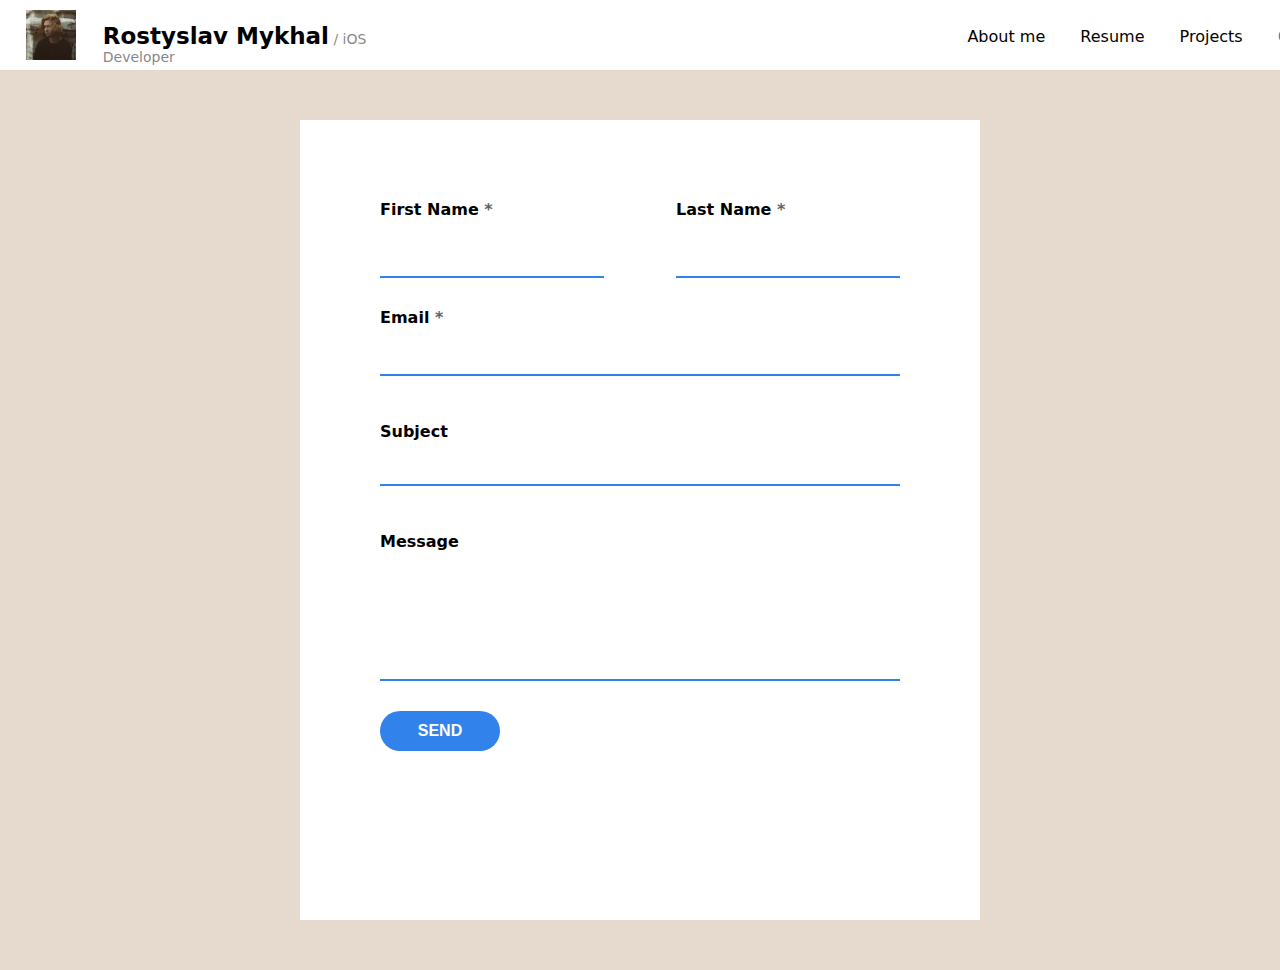
<file: contact.html>
<!DOCTYPE html>
<html lang="en">
<head>
    <meta charset="UTF-8">
    <meta name="viewport" content="width=device-width, initial-scale=1.0">
    <title>Rostyslav Mykhal || Personal CV</title>
    <link rel="stylesheet" href="./Css/header.css">
    <link rel="stylesheet" href="./Css/contact.css">
    <script src="./Js/headerContact.js"></script>

</head>
<body>
<div class="header">
    <div class="logoSection">
        <div class="logoDiv">
            <img src="Assets/433261.JPEG" class="myLogo">
        </div>
        <div class="initialsDiv">
            <p class="initials-p"><span class="name">Rostyslav Mykhal</span> / iOS Developer</p>
        </div>


    </div>
    <div class="linkSection">
        <div class="linksList">
            <ul class="navigationLinks">
                <li class="linksItem"><a href="index.html" class="linkAbout">About me</a></li>
                <li class="linksItem"><a href="resume.html" class="linkResume">Resume</a></li>
                <li class="linksItem"><a href="projects.html" class="linkProjects">Projects</a></li>
                <li class="linksItem"><a href="#" class="active">Contact</a></li>
            </ul>
        </div>

    </div>


</div>
<!-- Main UI -->
<div class="container">
    <div class="form">
        <div class="fullName">
            <div class="firstName">
                <div class="required">First Name</div>
                <input type="text" class="inputForFirstName">
            </div>
            <div class="lastName">
                <div class="required">Last Name</div>
                <input type="text" class="inputForLastName">
            </div>
        </div>
        <div class="email">
            <div class="required">Email</div>
            <input type="text" class="inputForEmail">
        </div>
        <div class="subject">
            <p>Subject</p>
            <input type="text" class="inputForSubject">
        </div>
        <div class="message">
            <p>Message</p>
            <input type="text" class="inputForMessage">
        </div>
        <div class="buttonWithText">
            <button>SEND</button>
            
        </div>
    </div>
</div>
</body>
</html>
</file>
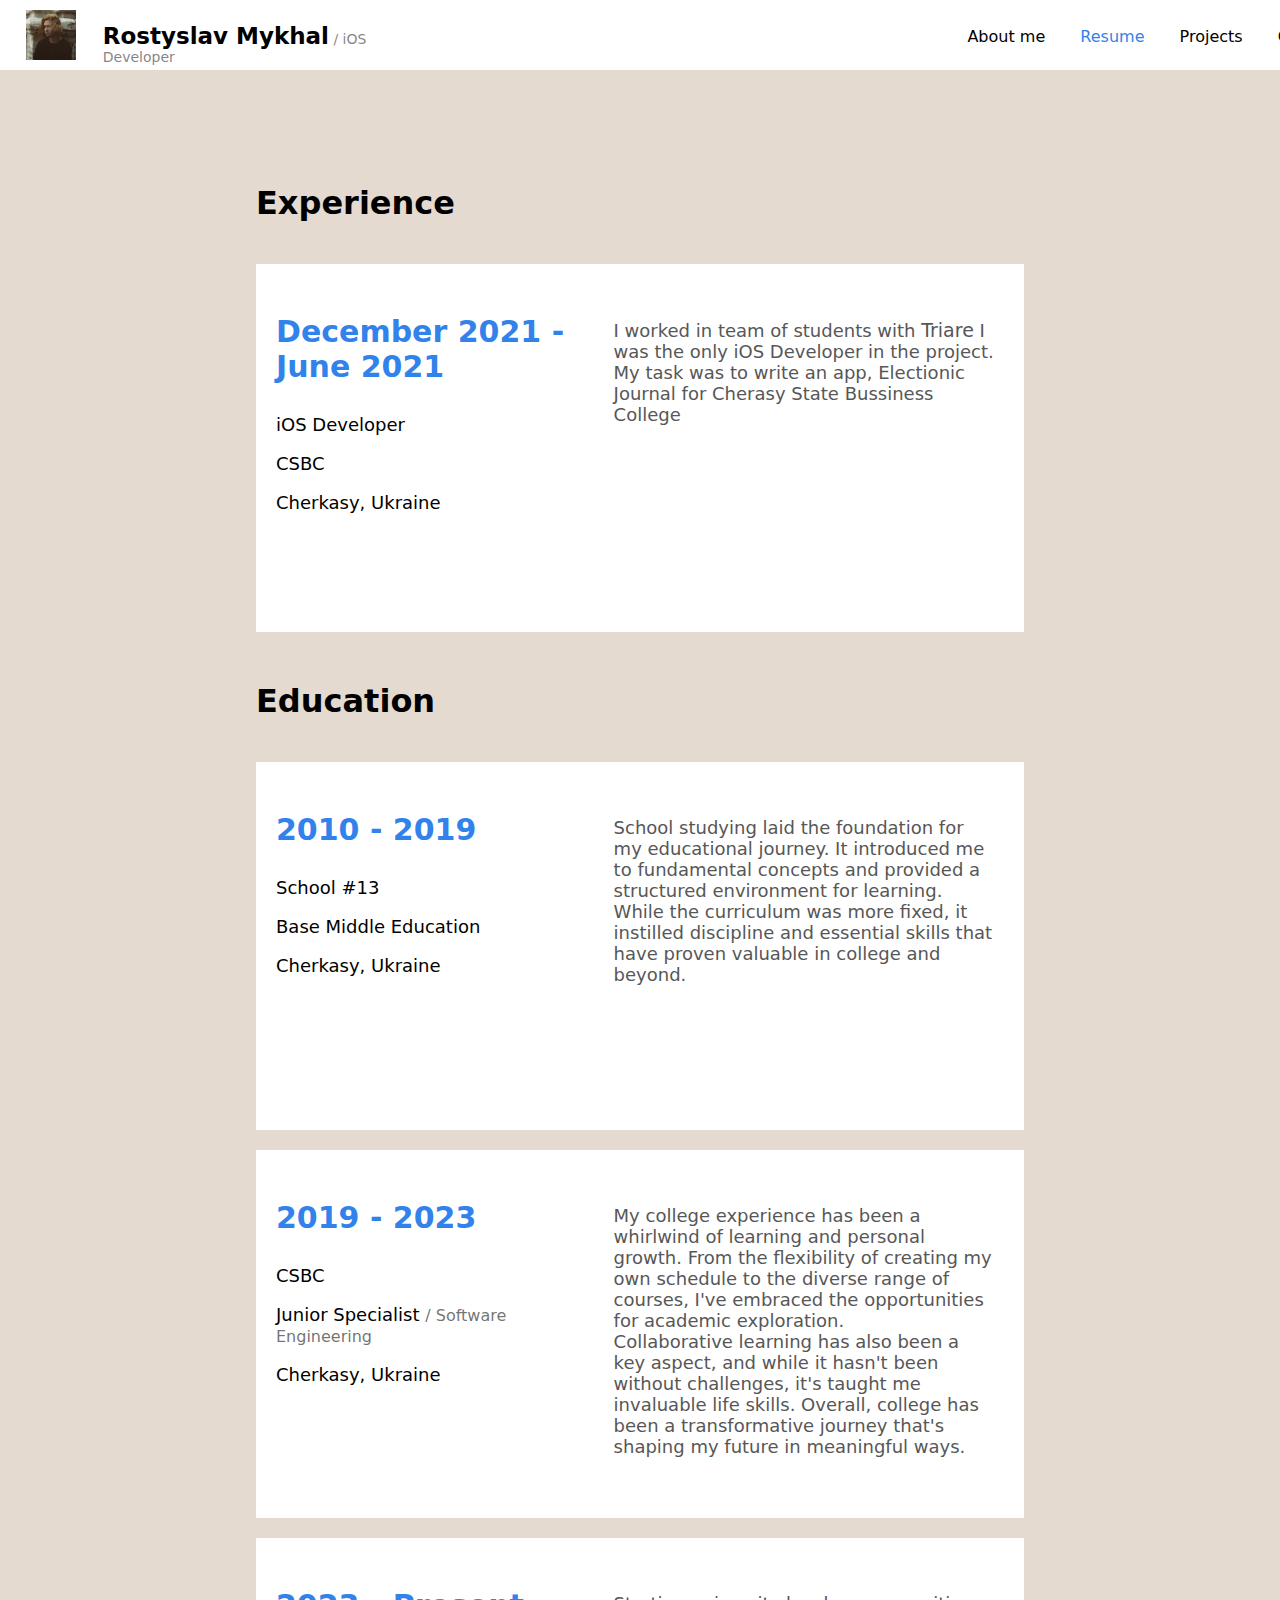
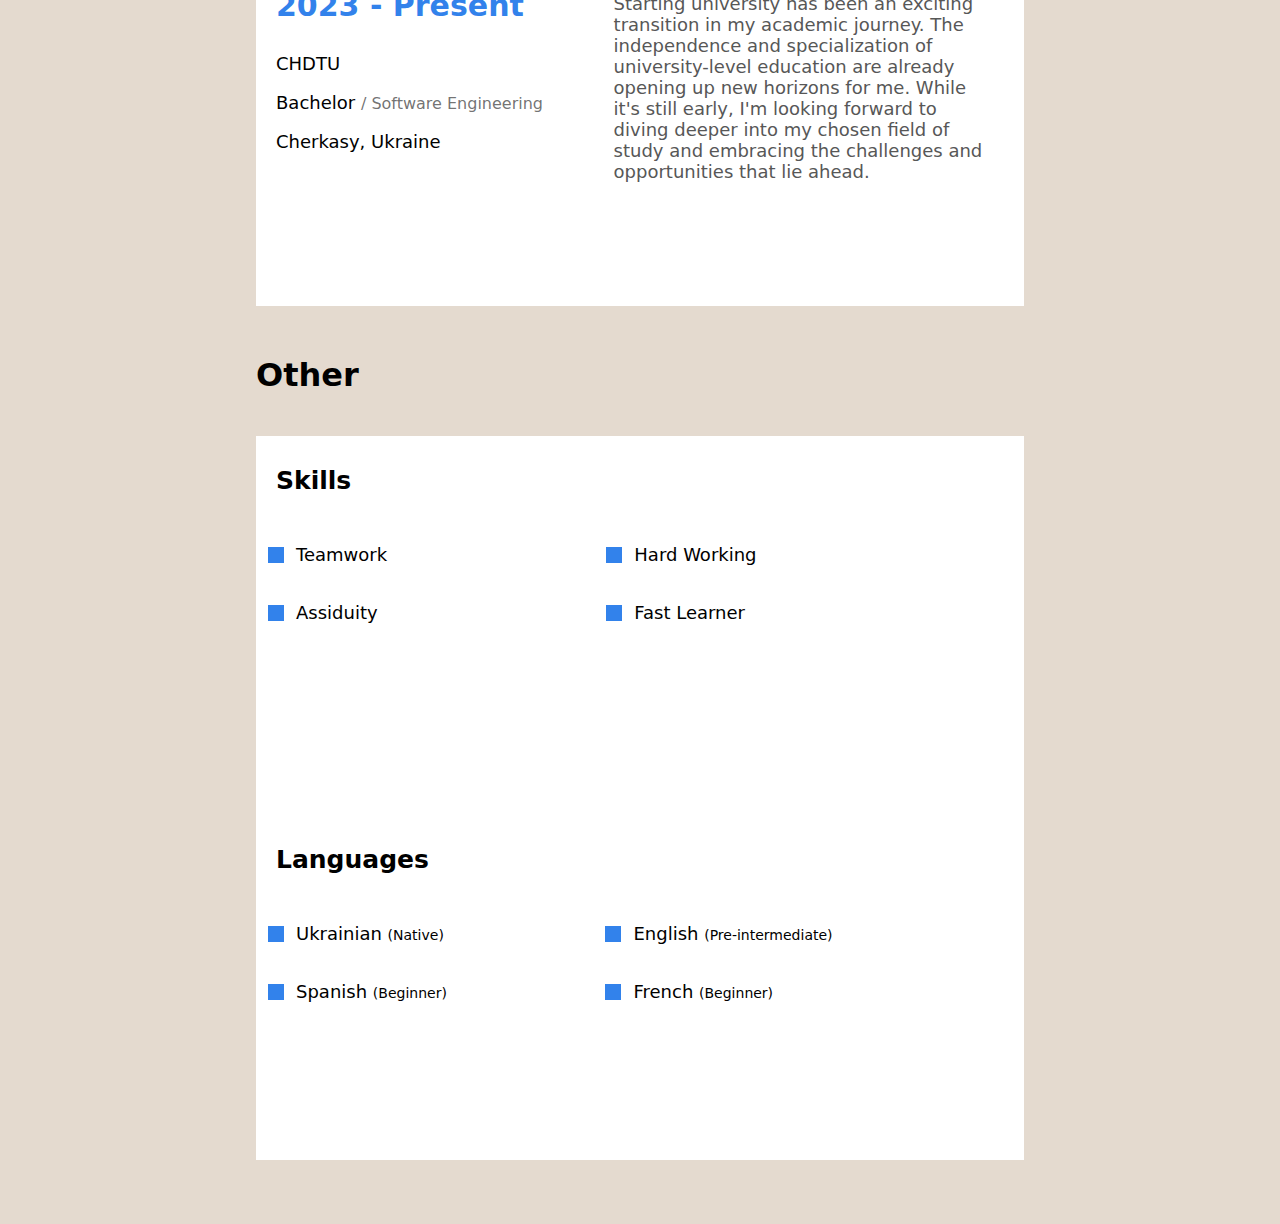
<file: resume.html>
<!DOCTYPE html>
<html lang="en">
<head>
    <meta charset="UTF-8">
    <meta name="viewport" content="width=device-width, initial-scale=1.0">
    <title>Rostyslav Mykhal || Personal CV</title>
    <link rel="stylesheet" href="./Css/header.css">
    <link rel="stylesheet" href="./Css/resume.css">
    <link rel="stylesheet" href="./Css/resumeCard.css">
    <link rel="stylesheet" href="./Css/resumeOtherTable.css">
    <script src="./Js/headerResume.js"></script>

</head>
<body>
    <div class="header">
        <div class="logoSection">
            <div class="logoDiv">
                <img src="Assets/433261.JPEG" class="myLogo">
            </div>
            <div class="initialsDiv">
                <p class="initials-p"> <span class="name">Rostyslav Mykhal</span> / iOS Developer</p>
            </div>
            <!-- Logo here-->
            

        </div>
        <div class="linkSection">
            <!-- Links here-->
            <div class="linksList">
                <ul class="navigationLinks">
                    <li class="linksItem"><a href="index.html" class="linkAbout">About me</a></li>
                    <li class="linksItem"><a href="#" class="active">Resume</a></li>
                    <li class="linksItem"><a href="projects.html" class="linkProjects">Projects</a></li>
                    <li class="linksItem"><a href="contact.html" class="contactPage">Contact</a></li>
                </ul>
            </div>

        </div>


    </div>
    <!-- Main UI -->
    <div class="container">
        <div class="centerSection">

            <!-- Experience Section -->
            <div class="resumeSection">
                <div class="titleOfSectionDiv">
                    <h1 class="SectionName"> Experience</h1>
                </div>
                <!-- Card -->

                <div class="card">
                    <div class="leftSideOfCard">
                        <div class="leftTextDiv">
                            <p class="dateOfJob"> December 2021 - June 2021</p>
                            <p class="jobPosition"> iOS Developer</p>
                            <p class="companyName"> CSBC </p>
                            <p class="companyLocation"> Cherkasy, Ukraine</p>
                        </div>
                    </div>

                    <div class="rightSideOfCard">
                        <div class="descriptionDiv">
                        <p class="description">I worked in team of students with <a href="https://triare.net" class="linkToTriare">Triare</a>
                            I was the only iOS Developer in the project. My task was to write an app, Electionic Journal for Cherasy State Bussiness College</p>
                        </div>
                    </div>

                </div>
                <!-- end of card -->

            </div>
            <!-- end of section -->

            <!-- Education Section  -->
            <div class="resumeSection">
                <div class="titleOfSectionDiv">
                    <h1 class="SectionName"> Education </h1>
                </div>

            <!-- Card -->
                <div class="card">
                    <div class="leftSideOfCard">
                        <div class="leftTextDiv">
                            <p class="dateOfJob"> 2010 - 2019 </p>
                            <p class="companyName"> School #13 </p>
                            <p class="jobPosition">  Base Middle Education</p>
                            <p class="companyLocation"> Cherkasy, Ukraine</p>
                        </div>
                    </div>
                
                    <div class="rightSideOfCard">
                        <div class="descriptionDiv">
                            <p class="description">School studying laid the foundation for my educational journey. It introduced me to fundamental concepts and provided a structured environment for learning. While the curriculum was more fixed, it instilled discipline and essential skills that have proven valuable in college and beyond.</p>
                        </div>
                    </div>
                </div>
                <!-- end of card -->
                
                <!-- Card -->
                <div class="card">
                    <div class="leftSideOfCard">
                        <div class="leftTextDiv">
                            <p class="dateOfJob"> 2019 - 2023 </p>
                            <p class="companyName"> CSBC </p>
                            <p class="jobPosition"> Junior Specialist  <span class="secondaryText">/ Software Engineering</span> </p>
                            <p class="companyLocation"> Cherkasy, Ukraine</p>
                        </div>
                    </div>
                
                    <div class="rightSideOfCard">
                        <div class="descriptionDiv">
                            <p class="description">My college experience has been a whirlwind of learning and personal growth. From the flexibility of creating my own schedule to the diverse range of courses, I've embraced the opportunities for academic exploration.<br> Collaborative learning has also been a key aspect, and while it hasn't been without challenges, it's taught me invaluable life skills. Overall, college has been a transformative journey that's shaping my future in meaningful ways. </p>
                        </div>
                    </div>
                </div>
                <!-- end of card -->
                
                <!-- Card -->
                <div class="card">
                    <div class="leftSideOfCard">
                        <div class="leftTextDiv">
                            <p class="dateOfJob"> 2023 - Present </p>
                            <p class="companyName"> CHDTU </p>
                            <p class="jobPosition"> Bachelor  <span class="secondaryText">/ Software Engineering</span>  </p>
                            <p class="companyLocation"> Cherkasy, Ukraine</p>
                        </div>
                    </div>
                
                    <div class="rightSideOfCard">
                        <div class="descriptionDiv">
                            <p class="description">Starting university has been an exciting transition in my academic journey. The independence and specialization of university-level education are already opening up new horizons for me. While it's still early, I'm looking forward to diving deeper into my chosen field of study and embracing the challenges and opportunities that lie ahead.</p>
                        </div>
                    </div>
                </div>
                <!-- end of card -->
            
            </div>
            <!-- end of section -->
            
            <!-- Skills Section -->

            <div class="resumeSection">
                <div class="titleOfSectionDiv">
                    <h1 class="SectionName"> Other </h1>
                </div>
                <!-- Card -->

                <div class="otherCard">
                    <!-- Skills -->
                    <div class="skillsCardSection">
                        <h1 class="sectionTitle">Skills</h1>
                        <div class="bodySkillCard">
                            <div class="table">
                                <div class="row">
                                    <div class="cell">
                                        <!-- Cell settings -->
                                        <div class="cellView">
                                            <div class="dotViewModel"></div>
                                            <div class="textViewModel">
                                                <p class="skillDescription"> Teamwork </p>
                                            </div>
                                        </div>
                                        <!-- End Cell Settings-->
                                    </div>
                                    <div class="cell">                                        
                                        <!-- Cell settings -->
                                        <div class="cellView">
                                            <div class="dotViewModel"></div>
                                            <div class="textViewModel">
                                                <p class="skillDescription"> Hard Working </p>
                                            </div>
                                        </div>
                                        <!-- End Cell Settings-->
                                    </div>
                                </div>
                                <div class="row">
                                    <div class="cell">                                        
                                        <!-- Cell settings -->
                                        <div class="cellView">
                                            <div class="dotViewModel"></div>
                                            <div class="textViewModel">
                                                <p class="skillDescription"> Assiduity </p>
                                            </div>
                                        </div>
                                        <!-- End Cell Settings-->
                                    </div>
                                    <div class="cell">
                                        <!-- Cell settings -->
                                        <div class="cellView">
                                            <div class="dotViewModel"></div>
                                            <div class="textViewModel">
                                                <p class="skillDescription"> Fast Learner </p>
                                            </div>
                                        </div>
                                        <!-- End Cell Settings-->
                                    </div>
                                </div>
                            </div>
                        </div>

                        
                    </div>
                    <!-- Languages -->
                    <div class="languageCardSection">
                        <h1 class="sectionTitle">Languages</h1>
                        <div class="bodyLangCard">
                            <div class="table">
                                <div class="row">
                                    <div class="cell">
                                        <!-- Cell settings -->
                                        <div class="cellView">
                                            <div class="dotViewModel"></div>
                                            <div class="textViewModel">
                                                <p class="skillDescription"> Ukrainian <span class="langSpan">(Native)</span></p>
                                            </div>
                                        </div>
                                        <!-- End Cell Settings-->
                                    </div>
                                    <div class="cell">
                                        <!-- Cell settings -->
                                        <div class="cellView">
                                            <div class="dotViewModel"></div>
                                            <div class="textViewModel">
                                                <p class="skillDescription"> English <span class="langSpan">(Pre-intermediate)</span></p>
                                            </div>
                                        </div>
                                        <!-- End Cell Settings-->
                                    </div>
                                </div>
                                <div class="row">
                                    <div class="cell">                                        
                                        <!-- Cell settings -->
                                        <div class="cellView">
                                            <div class="dotViewModel"></div>
                                            <div class="textViewModel">
                                                <p class="skillDescription"> Spanish <span class="langSpan">(Beginner)</span></p>
                                            </div>
                                        </div>
                                        <!-- End Cell Settings--></div>
                                    <div class="cell">                               
                                        <!-- Cell settings -->
                                        <div class="cellView">
                                            <div class="dotViewModel"></div>
                                            <div class="textViewModel">
                                                <p class="skillDescription"> French <span class="langSpan">(Beginner)</span></p>
                                            </div>
                                        </div>
                                        <!-- End Cell Settings-->
                                    </div>
                                </div>
                            </div>
                            <!-- End Of Table-->
                        </div>

                        
                    </div>

                </div>
                <!-- end of card -->

            </div>
            <!-- end of section -->

        </div>


    </div>
    
    
</body>
</html>
</file>
<file: Css/header.css>
body{
    background-color: var(--mainColor);
}
.header{
    height: 70px;
    padding: 0;
    width: 100%;
    display: flex;
    transition: background-color 0.3s;
    background-color: rgb(255, 255, 255);
    position: sticky;
    top: 0;
    z-index: 100;
    min-width: 1370px;
}
.scrolling {
    background-color: rgb(0, 0, 0); /* Change to your desired background color */
}

/*Logo section*/

.logoSection{
    height: 100%;
    width: 30%;
    display: flex;

}
.logoDiv{
    height: 100%;
    width: 25%;
    display: flex;
    justify-content: center;
}
.initialsDiv{
    height: 100%;
    width: 75%;
}

.myLogo{
    margin-top: 10px;
    height: 50px;
    width: auto;
    margin-top: 10;
}
/*left side text*/
.initials-p{
    margin-top: 23px;
    font-weight: 400;
    font-size: 14px;
    color: rgba(78, 78, 78, 0.700);
}
.name{
    font-weight: 900;
    font-size: 23px;
    color: black;
}



/*Link section*/
.linkSection{
    height: 100%;
    width: 70%;
}
.linksList{
    height: 100%;
    width: auto;
    float: right;
    justify-content: center;
    margin-top: 11px;
}
.active{
    color: #3282eb;
}
ul{
    list-style-type: none;
}
ul a {
    text-decoration: none;
    color: var(--mainTextColor);
}

.linksItem{
    text-decoration: none;
}
.navigationLinks li {
    display: inline;
    margin-right: 30px;
    
}
</file>
<file: Css/contact.css>
html {
    font-family: system-ui, -apple-system, BlinkMacSystemFont, 'Segoe UI', Roboto, Oxygen, Ubuntu, Cantarell, 'Open Sans', 'Helvetica Neue', sans-serif;
    
}

body {
    margin: 0;
    padding: 0;
    min-height: 100vh;
    background-color: rgba(230,218,206,255);
}

.container {
    display: flex;
    justify-content: center;
    align-items: center;
    width: 680px;
    height: 900px;
    margin: auto;
}

.form {
    display: flex;
    position: relative;
    flex-direction: column;
    gap: 30px;
    background-color: white;
    width: 100%;
    height: 80%;
    padding-left: 80px;
    padding-right: 80px;
    padding-top: 80px;
    font-weight: 550;
}

.fullName {
    display: flex;
    align-items: center;
    flex-direction: row;
    justify-content: space-between;
}

.firstName {
    display: flex;
    flex-direction: column;
    gap: 40px;
}

.inputForFirstName {
    width: 220px;
}

.inputForLastName {
    width: 220px;
}

.lastName {
    display: flex;
    flex-direction: column;
    gap: 40px;
}

.email {
    display: flex;
    flex-direction: column;
    gap: 30px;
}

.subject {
    display: flex;
    flex-direction: column;
    gap: 10px;
}

.message {
    display: flex;
    flex-direction: column;
    gap: 10px;
}

.inputForMessage {
    height: 100px;
}

.buttonWithText {
    display: flex;
    flex-direction: row;
    gap: 10px;
}

button {
    display: flex;
    align-items: center;
    justify-content: center;
    border: none;
    background-color: #3282eb;
    border-radius: 20px;
    width: 120px;
    height: 40px;
    font-size: 16px;
    font-weight: 550;
    color: white;
}

button:hover {
    background-color: white;
    border: 3px solid #3282eb;
    color: black;
    transition: 0.4s;
}

.inputForFirstName, .inputForLastName, .inputForMessage, .inputForEmail, .inputForSubject {
    border: none;
    border-bottom: 2px solid #3282eb; /* not focused s*/
    outline: none;
    color: rgb(37, 37, 37);
}

.inputForFirstName:focus, .inputForLastName:focus, .inputForMessage:focus, .inputForEmail:focus, .inputForSubject:focus {
    border-bottom: 3px solid #3282eb; /* when input is active*/
}

.inputForFirstName:hover, .inputForLastName:hover, .inputForMessage:hover, .inputForEmail:hover, .inputForSubject:hover{
    border-bottom: 3px solid #3282eb; /* when hovered */
}

.required::after {
    content: ' *';
    color: rgb(99, 99, 99);
    margin-right: 5px;
}
</file>
<file: Css/resume.css>
:root{
    --mainColor: rgb(255,255,255);
    --mainTextColor:rgb(0, 0, 0);
    --secondaryTextColor: rgb(87, 87, 87);
    --hoveredTextColor: rgb(228,218, 207);
}

/*Main Settings*/

html{
    font-family: system-ui, -apple-system, BlinkMacSystemFont, 'Segoe UI', Roboto, Oxygen, Ubuntu, Cantarell, 'Open Sans', 'Helvetica Neue', sans-serif;
}
body{
    margin: 0;
    padding: 0;
    min-height: 100vh;
    background-color: var(--hoveredTextColor);
}

/* Main UI */
.container{
    height: auto;
    width: 100%;
    display: block;
    padding-top: 5%;
    padding-bottom: 5%;
}
.centerSection{
    height: auto;
    width: 60%;
    display: block;
    z-index: 2;
    position: relative;
    left: 20%;
}

.resumeSection{
    height: auto;
    width: 100%;
    z-index: 3;
    margin-top: 50px;
}
.titleOfSectionDiv{
    height: 60px;
    width: 100%;
    z-index: 4;
}

.sectionName{
    color: black; /* might be changed in future */
    font-size: 30px;
    padding-left: 10px;
}
.linkToTriare{
    font-weight: 500;
    font-size: 19px;
    text-decoration: none;
    color: var(--secondaryTextColor);
}
.linkToTriare:hover{
    color: rgb(73, 128, 228);
}
</file>
<file: Css/resumeCard.css>
:root{
    --secondaryTextColor: rgb(87, 87, 87);
    --spanTextColor:#3282eb;
}
/* spans*/
.secondaryText{
    font-weight: 300;
    color: rgba(53, 53, 53, 0.7);
    font-size: 16px;
}
.card{
    position: relative;
    height: 368px;
    width: 100%;
    background-color: white;
    display: flex;
    margin-top: 20px;
}
/* left side */
.leftSideOfCard{
    height: 100%;
    width: 45%;
    display: block;
}
.leftTextDiv{
    height: auto;
    width: auto;
    position: relative;
    left: 20px;
    top: 20px;
}
/* text settings */

.dateOfJob{
    font-size: 30px;
    color: var(--spanTextColor);
    font-weight: 600;
}
.jobPosition{
    font-size: 18px;
    font-weight: 400;
}
.companyName{
    font-weight: 400;
    font-size: 18px;
}
.companyLocation{
    font-weight: 300;
    font-size: 18px;
}



/* right side*/
.rightSideOfCard{
    height: 100%;
    width: 55%;
    display: block;
    padding-left: 20px;
    padding-right: 20px;
}
.descriptionDiv{
    position: relative;
    top: 10%;
    left: 10px;
    height: 60%;
    width: calc(100% - 20px);

}
.description{
    font-size: 18px;
    color: var(--secondaryTextColor);
}

/*Skills card*/
.otherCard{
    position: relative;
    height: 724px;
    width: 100%;
    background-color: white;
    display: block;
    margin-top: 20px;
}
.skillsCardSection{
    height: 50%;
    width: 100%;
    display: block;
}
.languageCardSection{
    height: 50%;
    width: 100%;
}
.bodySkillCard{
    margin-top: 40px;
    height: calc(100% - 70px);
    width: 100%;
}
.bodyLangCard{
    margin-top: 40px;
    height: calc(100% - 86px);
    width: 100%;
}
/*Skills card text settings*/
.sectionTitle{
    font-size: 25px;
    font-weight: 700;
    position: relative;
    top: 30px;
    left: 20px;
}
</file>
<file: Css/resumeOtherTable.css>
.table {
    display: table;
    width: 100%;
    border-collapse: collapse;
    position: relative;
    top: 20px;
}

.row {
    display: table-row;
}

.cell {
    display: table-cell;
    padding: 4px;
}

/*
    Cell Divs Settings
*/
.cellView{
    display: flex;
    height: 50px;
    width: 100%;
    position: relative;
    top: 2px;
}
.dotViewModel{
    height: 16px;
    width: 16px;
    background-color: #3282eb;
    position: relative;
    left: 8px;
    top: 32%;
}
.textViewModel{
    height: 100%;
    width: auto;
    position: relative;
    left: 20px;
}

/* cell text settings*/
.skillDescription{
    position: relative;
    bottom: 5px;
    font-size: 18px
}
.langSpan{
    font-size: 14px;
    font-weight: 300;
}
</file>
